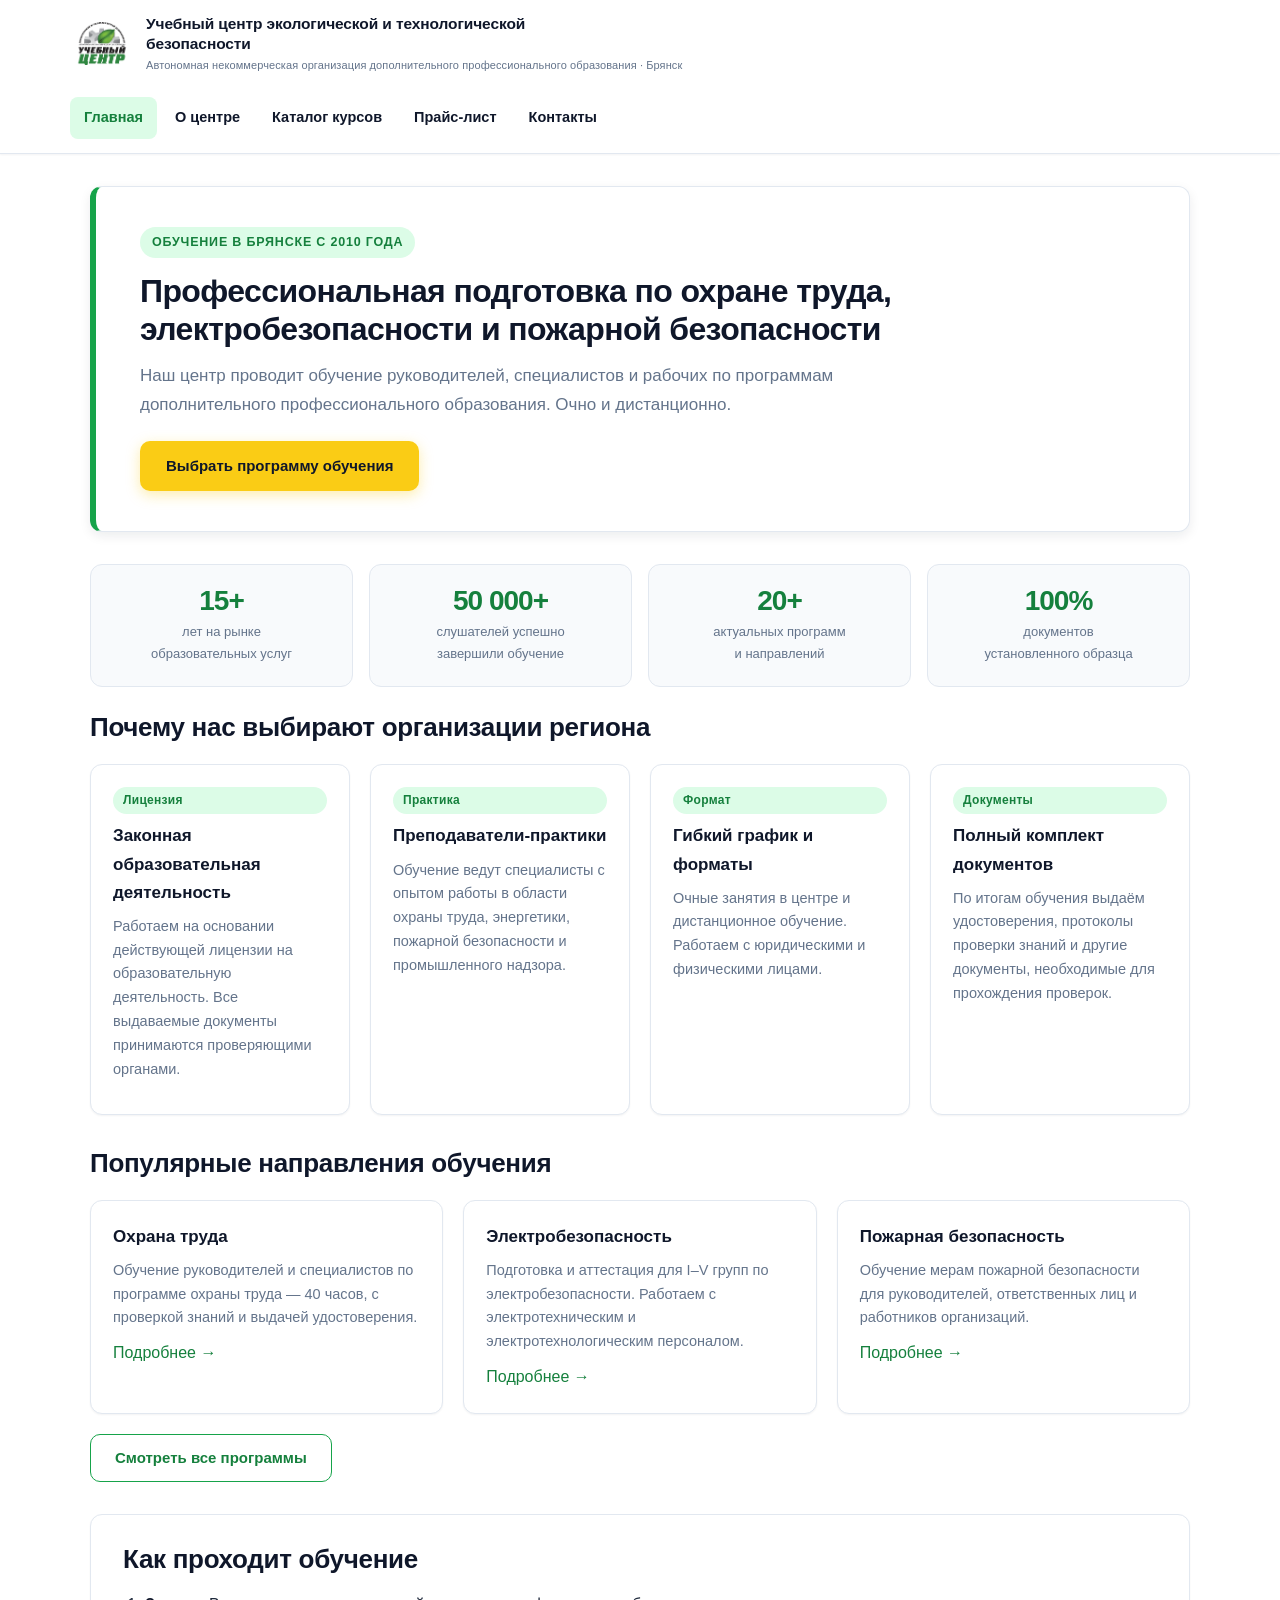
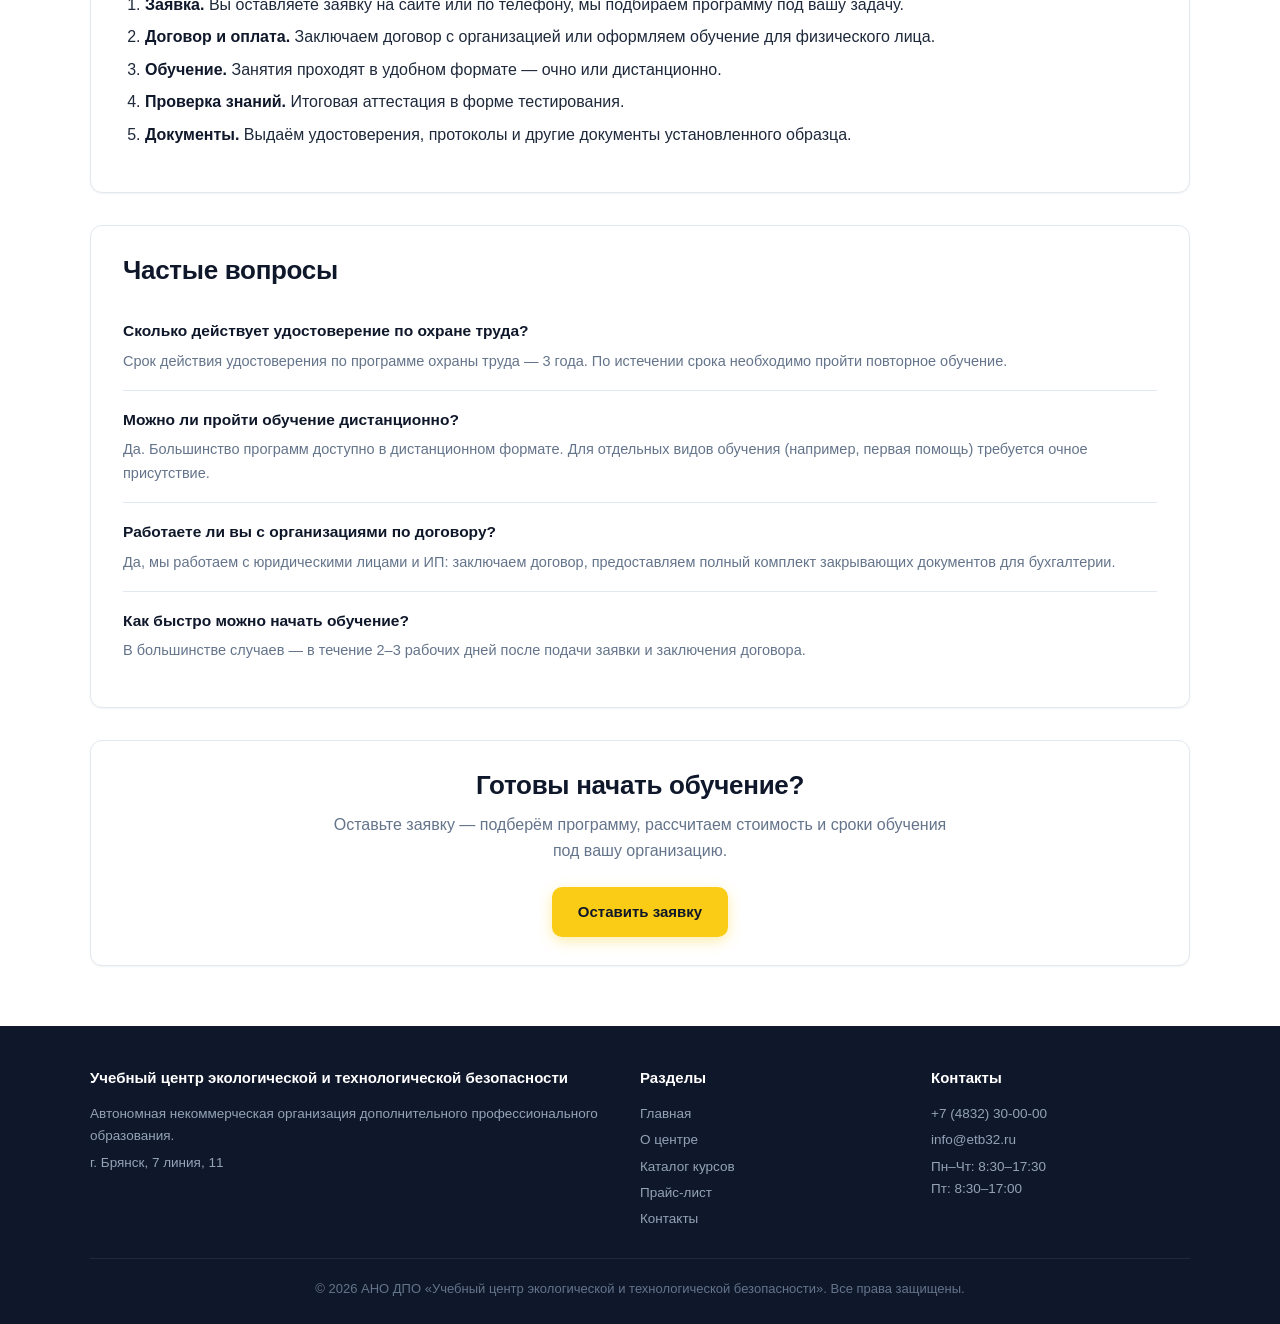
<file: index.html>
<!DOCTYPE html>
<html lang="ru">
<head>
  <meta charset="UTF-8">
  <meta name="viewport" content="width=device-width, initial-scale=1.0">
  <title>Главная — Учебный центр экологической и технологической безопасности</title>
  <link rel="stylesheet" href="style.css">
</head>
<body>

<header class="site-header">
  <div class="container header-inner">
    <a href="index.html" class="logo-link">
      <img src="images/logo_0_1.png" alt="Логотип Учебного центра экологической и технологической безопасности" width="64">
      <div class="logo-text">
        <h1>Учебный центр экологической и технологической безопасности</h1>
        <p>Автономная некоммерческая организация дополнительного профессионального образования · Брянск</p>
      </div>
    </a>
    <nav class="main-nav">
      <a href="index.html" class="active">Главная</a>
      <a href="about.html">О центре</a>
      <a href="courses.html">Каталог курсов</a>
      <a href="price.html">Прайс-лист</a>
      <a href="contacts.html">Контакты</a>
    </nav>
  </div>
</header>

<main>

  <section class="hero">
    <span class="hero-label">Обучение в Брянске с 2010 года</span>
    <h2>Профессиональная подготовка по охране труда, электробезопасности и пожарной безопасности</h2>
    <p>
      Наш центр проводит обучение руководителей, специалистов и рабочих
      по программам дополнительного профессионального образования. Очно
      и дистанционно.
    </p>
    <a class="btn" href="courses.html">Выбрать программу обучения</a>
  </section>

  <section class="stats">
    <div class="stat">
      <div class="stat-value">15+</div>
      <div class="stat-label">лет на рынке<br>образовательных услуг</div>
    </div>
    <div class="stat">
      <div class="stat-value">50 000+</div>
      <div class="stat-label">слушателей успешно<br>завершили обучение</div>
    </div>
    <div class="stat">
      <div class="stat-value">20+</div>
      <div class="stat-label">актуальных программ<br>и направлений</div>
    </div>
    <div class="stat">
      <div class="stat-value">100%</div>
      <div class="stat-label">документов<br>установленного образца</div>
    </div>
  </section>

  <section>
    <h2>Почему нас выбирают организации региона</h2>
    <div class="grid">
      <div class="card">
        <span class="badge">Лицензия</span>
        <h3>Законная образовательная деятельность</h3>
        <p>Работаем на основании действующей лицензии на образовательную деятельность. Все выдаваемые документы принимаются проверяющими органами.</p>
      </div>
      <div class="card">
        <span class="badge">Практика</span>
        <h3>Преподаватели-практики</h3>
        <p>Обучение ведут специалисты с опытом работы в области охраны труда, энергетики, пожарной безопасности и промышленного надзора.</p>
      </div>
      <div class="card">
        <span class="badge">Формат</span>
        <h3>Гибкий график и форматы</h3>
        <p>Очные занятия в центре и дистанционное обучение. Работаем с юридическими и физическими лицами.</p>
      </div>
      <div class="card">
        <span class="badge">Документы</span>
        <h3>Полный комплект документов</h3>
        <p>По итогам обучения выдаём удостоверения, протоколы проверки знаний и другие документы, необходимые для прохождения проверок.</p>
      </div>
    </div>
  </section>

  <section>
    <h2>Популярные направления обучения</h2>
    <div class="grid">
      <div class="card">
        <h3>Охрана труда</h3>
        <p>Обучение руководителей и специалистов по программе охраны труда — 40 часов, с проверкой знаний и выдачей удостоверения.</p>
        <a href="courses.html">Подробнее →</a>
      </div>
      <div class="card">
        <h3>Электробезопасность</h3>
        <p>Подготовка и аттестация для I–V групп по электробезопасности. Работаем с электротехническим и электротехнологическим персоналом.</p>
        <a href="courses.html">Подробнее →</a>
      </div>
      <div class="card">
        <h3>Пожарная безопасность</h3>
        <p>Обучение мерам пожарной безопасности для руководителей, ответственных лиц и работников организаций.</p>
        <a href="courses.html">Подробнее →</a>
      </div>
    </div>
    <p style="margin-top: 20px;"><a class="btn-outline" href="courses.html">Смотреть все программы</a></p>
  </section>

  <section class="card-block">
    <h2>Как проходит обучение</h2>
    <ol>
      <li><strong>Заявка.</strong> Вы оставляете заявку на сайте или по телефону, мы подбираем программу под вашу задачу.</li>
      <li><strong>Договор и оплата.</strong> Заключаем договор с организацией или оформляем обучение для физического лица.</li>
      <li><strong>Обучение.</strong> Занятия проходят в удобном формате — очно или дистанционно.</li>
      <li><strong>Проверка знаний.</strong> Итоговая аттестация в форме тестирования.</li>
      <li><strong>Документы.</strong> Выдаём удостоверения, протоколы и другие документы установленного образца.</li>
    </ol>
  </section>

  <section class="card-block">
    <h2>Частые вопросы</h2>

    <div class="faq-item">
      <strong>Сколько действует удостоверение по охране труда?</strong>
      <p>Срок действия удостоверения по программе охраны труда — 3 года. По истечении срока необходимо пройти повторное обучение.</p>
    </div>

    <div class="faq-item">
      <strong>Можно ли пройти обучение дистанционно?</strong>
      <p>Да. Большинство программ доступно в дистанционном формате. Для отдельных видов обучения (например, первая помощь) требуется очное присутствие.</p>
    </div>

    <div class="faq-item">
      <strong>Работаете ли вы с организациями по договору?</strong>
      <p>Да, мы работаем с юридическими лицами и ИП: заключаем договор, предоставляем полный комплект закрывающих документов для бухгалтерии.</p>
    </div>

    <div class="faq-item">
      <strong>Как быстро можно начать обучение?</strong>
      <p>В большинстве случаев — в течение 2–3 рабочих дней после подачи заявки и заключения договора.</p>
    </div>
  </section>

  <section class="card-block" style="text-align:center;">
    <h2 style="margin-bottom: 10px;">Готовы начать обучение?</h2>
    <p style="color: var(--muted); max-width: 620px; margin: 0 auto 22px;">
      Оставьте заявку — подберём программу, рассчитаем стоимость и сроки обучения под вашу организацию.
    </p>
    <a class="btn" href="contacts.html">Оставить заявку</a>
  </section>

</main>

<footer class="site-footer">
  <div class="container">
    <div class="footer-grid">
      <div>
        <h3>Учебный центр экологической и технологической безопасности</h3>
        <p>Автономная некоммерческая организация дополнительного профессионального образования.</p>
        <p>г. Брянск, 7 линия, 11</p>
      </div>
      <div>
        <h3>Разделы</h3>
        <ul>
          <li><a href="index.html">Главная</a></li>
          <li><a href="about.html">О центре</a></li>
          <li><a href="courses.html">Каталог курсов</a></li>
          <li><a href="price.html">Прайс-лист</a></li>
          <li><a href="contacts.html">Контакты</a></li>
        </ul>
      </div>
      <div>
        <h3>Контакты</h3>
        <ul>
          <li><a href="tel:+74832300000">+7 (4832) 30-00-00</a></li>
          <li><a href="mailto:info@etb32.ru">info@etb32.ru</a></li>
          <li>Пн–Чт: 8:30–17:30<br>Пт: 8:30–17:00</li>
        </ul>
      </div>
    </div>
    <div class="footer-bottom">
      &copy; 2026 АНО ДПО «Учебный центр экологической и технологической безопасности». Все права защищены.
    </div>
  </div>
</footer>

</body>
</html>
</file>
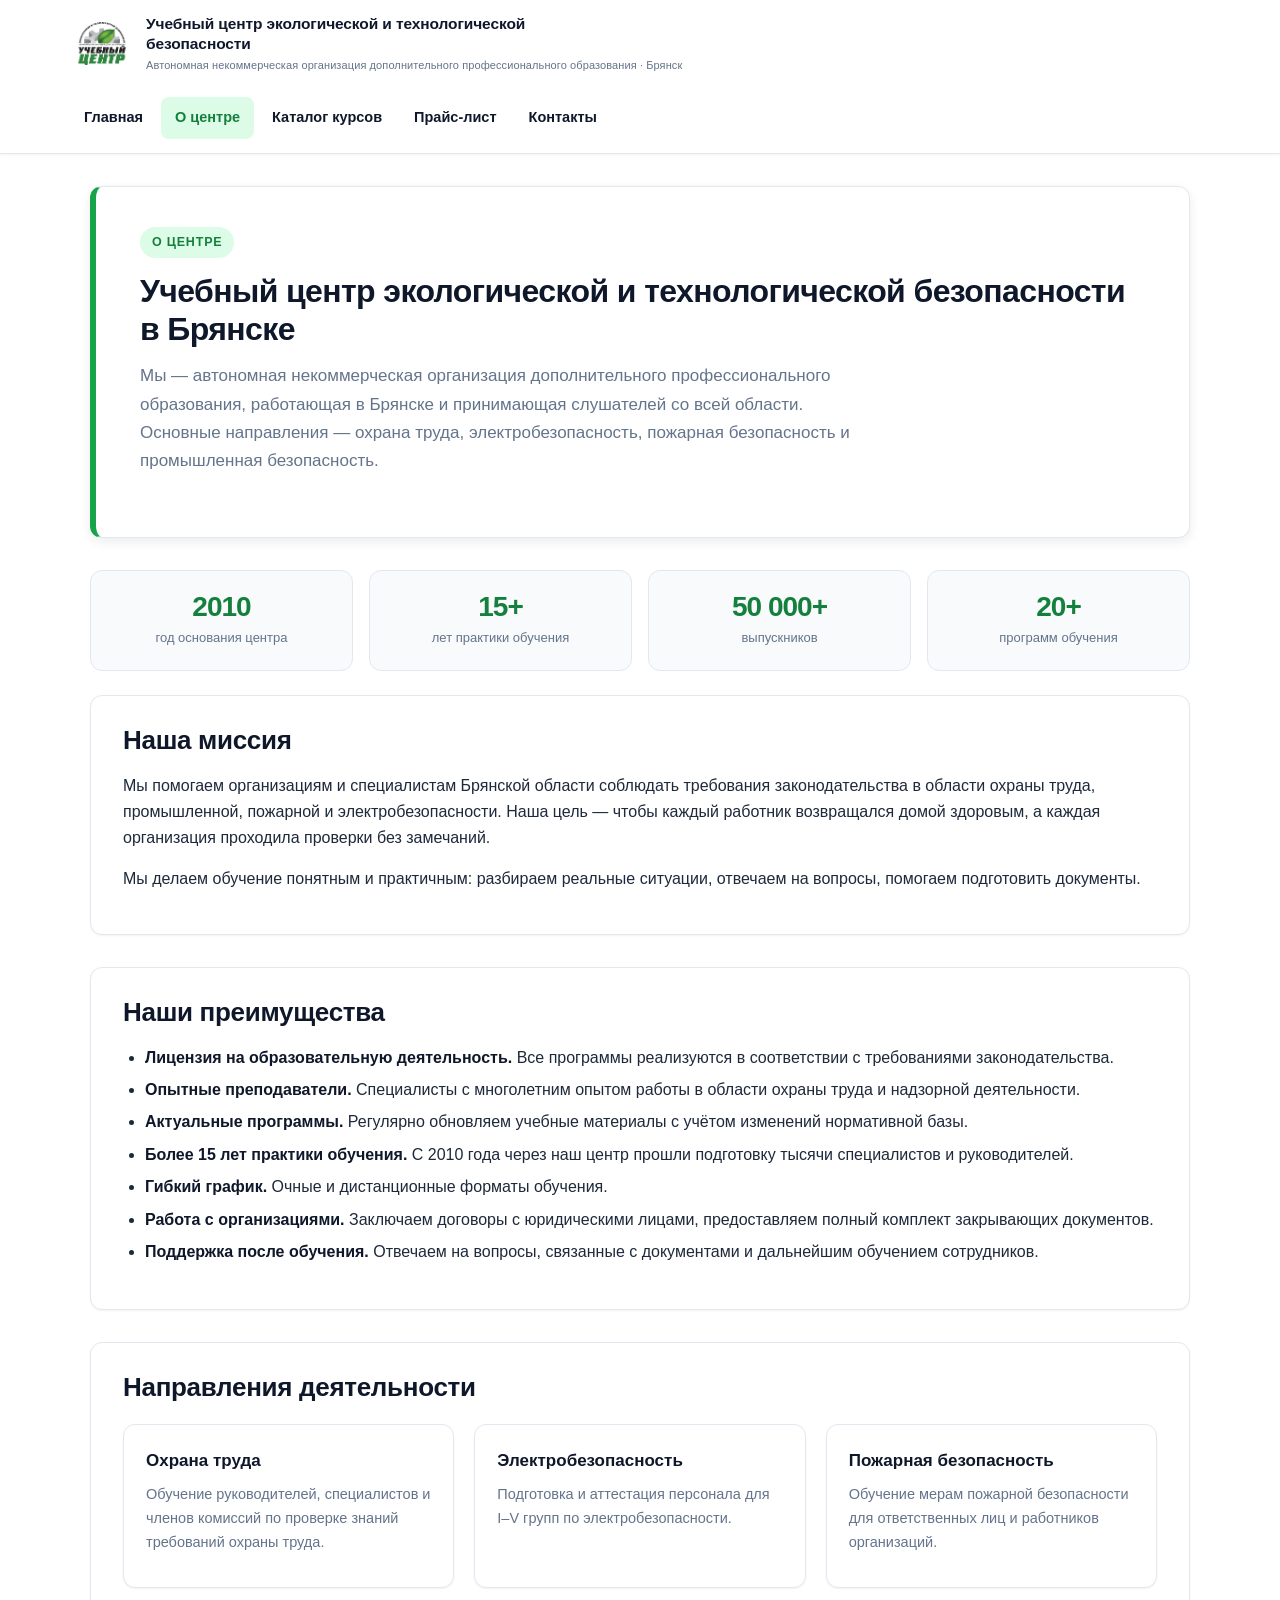
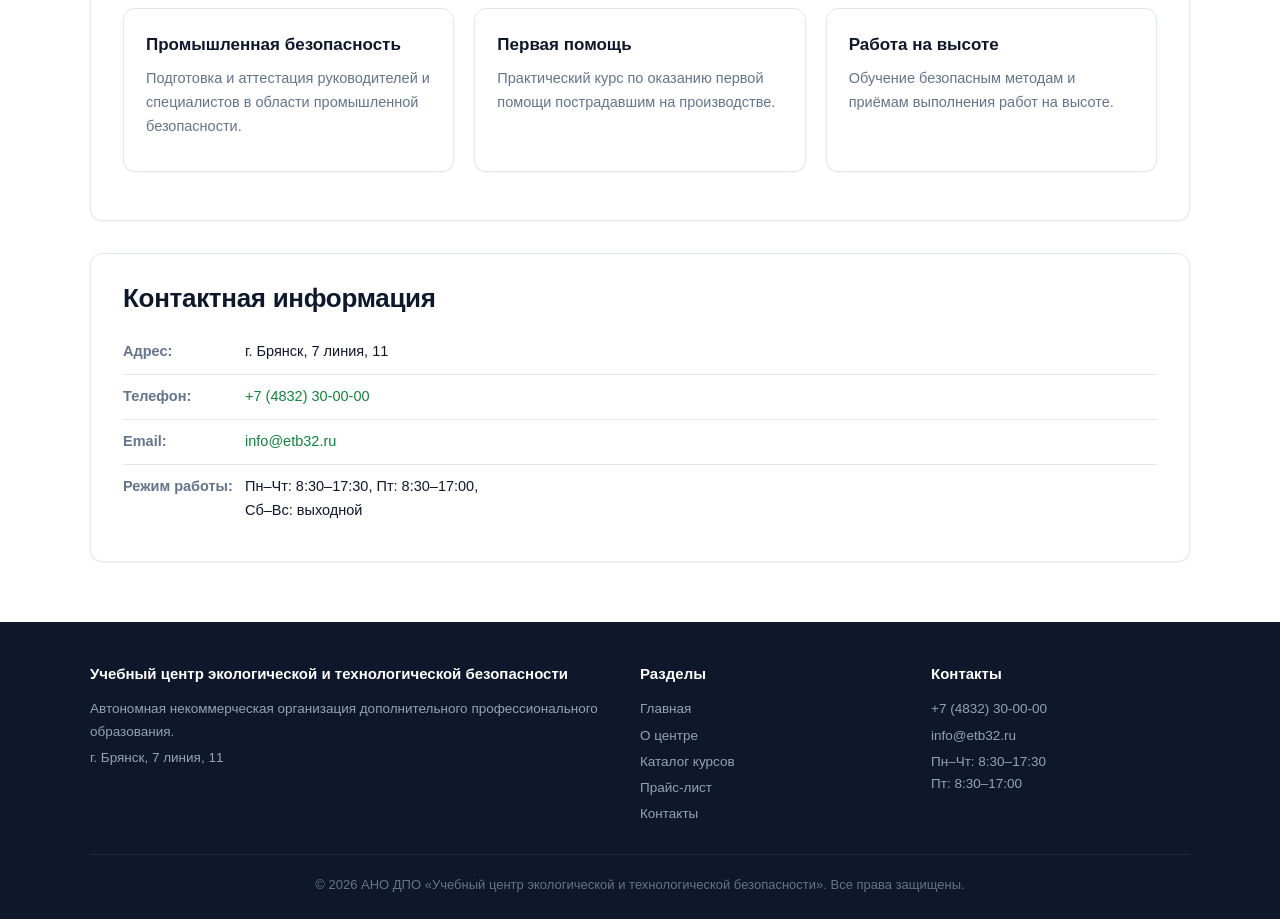
<file: about.html>
<!DOCTYPE html>
<html lang="ru">
<head>
  <meta charset="UTF-8">
  <meta name="viewport" content="width=device-width, initial-scale=1.0">
  <title>О центре — Учебный центр экологической и технологической безопасности</title>
  <link rel="stylesheet" href="style.css">
</head>
<body>

<header class="site-header">
  <div class="container header-inner">
    <a href="index.html" class="logo-link">
      <img src="images/logo_0_1.png" alt="Логотип Учебного центра экологической и технологической безопасности" width="64">
      <div class="logo-text">
        <h1>Учебный центр экологической и технологической безопасности</h1>
        <p>Автономная некоммерческая организация дополнительного профессионального образования · Брянск</p>
      </div>
    </a>
    <nav class="main-nav">
      <a href="index.html">Главная</a>
      <a href="about.html" class="active">О центре</a>
      <a href="courses.html">Каталог курсов</a>
      <a href="price.html">Прайс-лист</a>
      <a href="contacts.html">Контакты</a>
    </nav>
  </div>
</header>

<main>

  <section class="hero">
    <span class="hero-label">О центре</span>
    <h2>Учебный центр экологической и технологической безопасности в Брянске</h2>
    <p>
      Мы — автономная некоммерческая организация дополнительного профессионального
      образования, работающая в Брянске и принимающая слушателей со всей области.
      Основные направления — охрана труда, электробезопасность, пожарная
      безопасность и промышленная безопасность.
    </p>
  </section>

  <section class="stats">
    <div class="stat">
      <div class="stat-value">2010</div>
      <div class="stat-label">год основания центра</div>
    </div>
    <div class="stat">
      <div class="stat-value">15+</div>
      <div class="stat-label">лет практики обучения</div>
    </div>
    <div class="stat">
      <div class="stat-value">50 000+</div>
      <div class="stat-label">выпускников</div>
    </div>
    <div class="stat">
      <div class="stat-value">20+</div>
      <div class="stat-label">программ обучения</div>
    </div>
  </section>

  <section class="card-block">
    <h2>Наша миссия</h2>
    <p>
      Мы помогаем организациям и специалистам Брянской области соблюдать требования
      законодательства в области охраны труда, промышленной, пожарной и
      электробезопасности. Наша цель — чтобы каждый работник возвращался домой
      здоровым, а каждая организация проходила проверки без замечаний.
    </p>
    <p>
      Мы делаем обучение понятным и практичным: разбираем реальные ситуации,
      отвечаем на вопросы, помогаем подготовить документы.
    </p>
  </section>

  <section class="card-block">
    <h2>Наши преимущества</h2>
    <ul>
      <li><strong>Лицензия на образовательную деятельность.</strong> Все программы реализуются в соответствии с требованиями законодательства.</li>
      <li><strong>Опытные преподаватели.</strong> Специалисты с многолетним опытом работы в области охраны труда и надзорной деятельности.</li>
      <li><strong>Актуальные программы.</strong> Регулярно обновляем учебные материалы с учётом изменений нормативной базы.</li>
      <li><strong>Более 15 лет практики обучения.</strong> С 2010 года через наш центр прошли подготовку тысячи специалистов и руководителей.</li>
      <li><strong>Гибкий график.</strong> Очные и дистанционные форматы обучения.</li>
      <li><strong>Работа с организациями.</strong> Заключаем договоры с юридическими лицами, предоставляем полный комплект закрывающих документов.</li>
      <li><strong>Поддержка после обучения.</strong> Отвечаем на вопросы, связанные с документами и дальнейшим обучением сотрудников.</li>
    </ul>
  </section>

  <section class="card-block">
    <h2>Направления деятельности</h2>
    <div class="grid">
      <div class="card">
        <h3>Охрана труда</h3>
        <p>Обучение руководителей, специалистов и членов комиссий по проверке знаний требований охраны труда.</p>
      </div>
      <div class="card">
        <h3>Электробезопасность</h3>
        <p>Подготовка и аттестация персонала для I–V групп по электробезопасности.</p>
      </div>
      <div class="card">
        <h3>Пожарная безопасность</h3>
        <p>Обучение мерам пожарной безопасности для ответственных лиц и работников организаций.</p>
      </div>
      <div class="card">
        <h3>Промышленная безопасность</h3>
        <p>Подготовка и аттестация руководителей и специалистов в области промышленной безопасности.</p>
      </div>
      <div class="card">
        <h3>Первая помощь</h3>
        <p>Практический курс по оказанию первой помощи пострадавшим на производстве.</p>
      </div>
      <div class="card">
        <h3>Работа на высоте</h3>
        <p>Обучение безопасным методам и приёмам выполнения работ на высоте.</p>
      </div>
    </div>
  </section>

  <section class="card-block">
    <h2>Контактная информация</h2>
    <div class="contact-row">
      <span class="label">Адрес:</span>
      <span class="value">г. Брянск, 7 линия, 11</span>
    </div>
    <div class="contact-row">
      <span class="label">Телефон:</span>
      <span class="value"><a href="tel:+74832300000">+7 (4832) 30-00-00</a></span>
    </div>
    <div class="contact-row">
      <span class="label">Email:</span>
      <span class="value"><a href="mailto:info@etb32.ru">info@etb32.ru</a></span>
    </div>
    <div class="contact-row">
      <span class="label">Режим работы:</span>
      <span class="value">Пн–Чт: 8:30–17:30, Пт: 8:30–17:00,<br>Сб–Вс: выходной</span>
    </div>
  </section>

</main>

<footer class="site-footer">
  <div class="container">
    <div class="footer-grid">
      <div>
        <h3>Учебный центр экологической и технологической безопасности</h3>
        <p>Автономная некоммерческая организация дополнительного профессионального образования.</p>
        <p>г. Брянск, 7 линия, 11</p>
      </div>
      <div>
        <h3>Разделы</h3>
        <ul>
          <li><a href="index.html">Главная</a></li>
          <li><a href="about.html">О центре</a></li>
          <li><a href="courses.html">Каталог курсов</a></li>
          <li><a href="price.html">Прайс-лист</a></li>
          <li><a href="contacts.html">Контакты</a></li>
        </ul>
      </div>
      <div>
        <h3>Контакты</h3>
        <ul>
          <li><a href="tel:+74832300000">+7 (4832) 30-00-00</a></li>
          <li><a href="mailto:info@etb32.ru">info@etb32.ru</a></li>
          <li>Пн–Чт: 8:30–17:30<br>Пт: 8:30–17:00</li>
        </ul>
      </div>
    </div>
    <div class="footer-bottom">
      &copy; 2026 АНО ДПО «Учебный центр экологической и технологической безопасности». Все права защищены.
    </div>
  </div>
</footer>

</body>
</html>
</file>
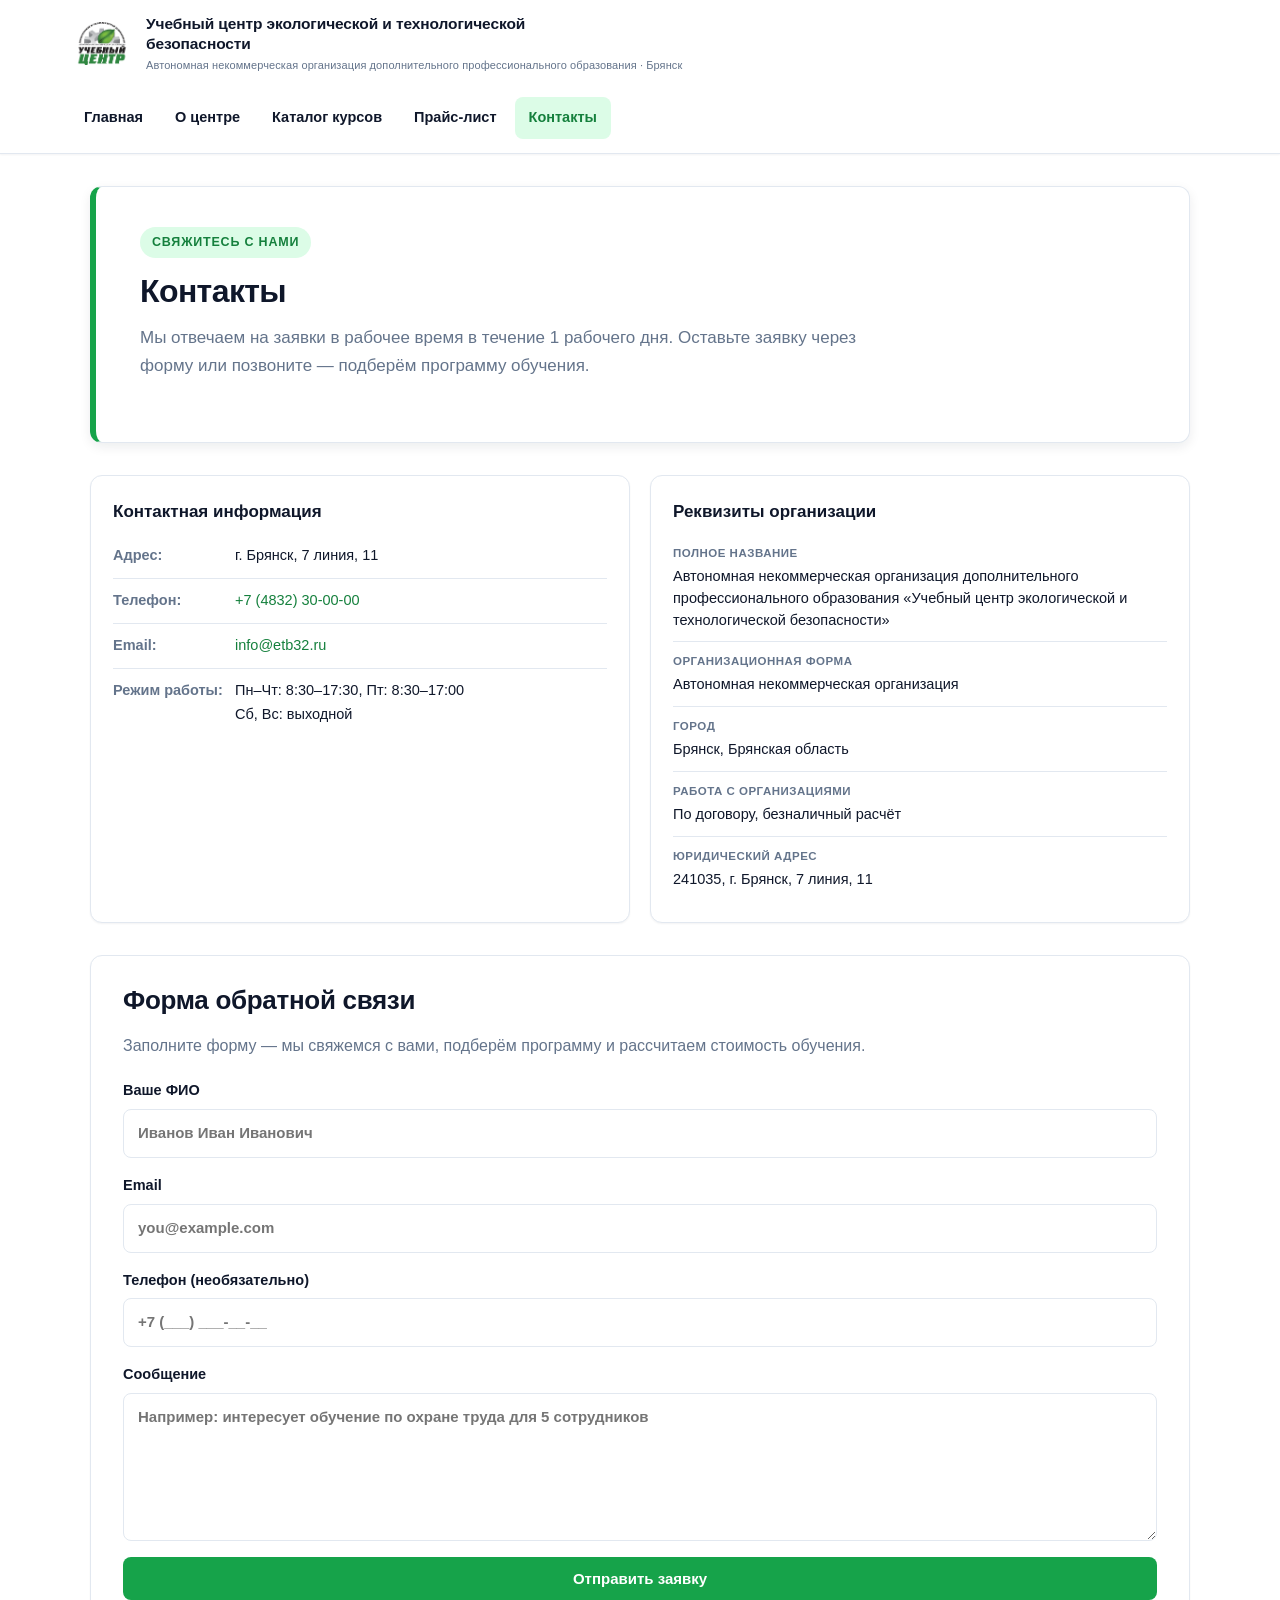
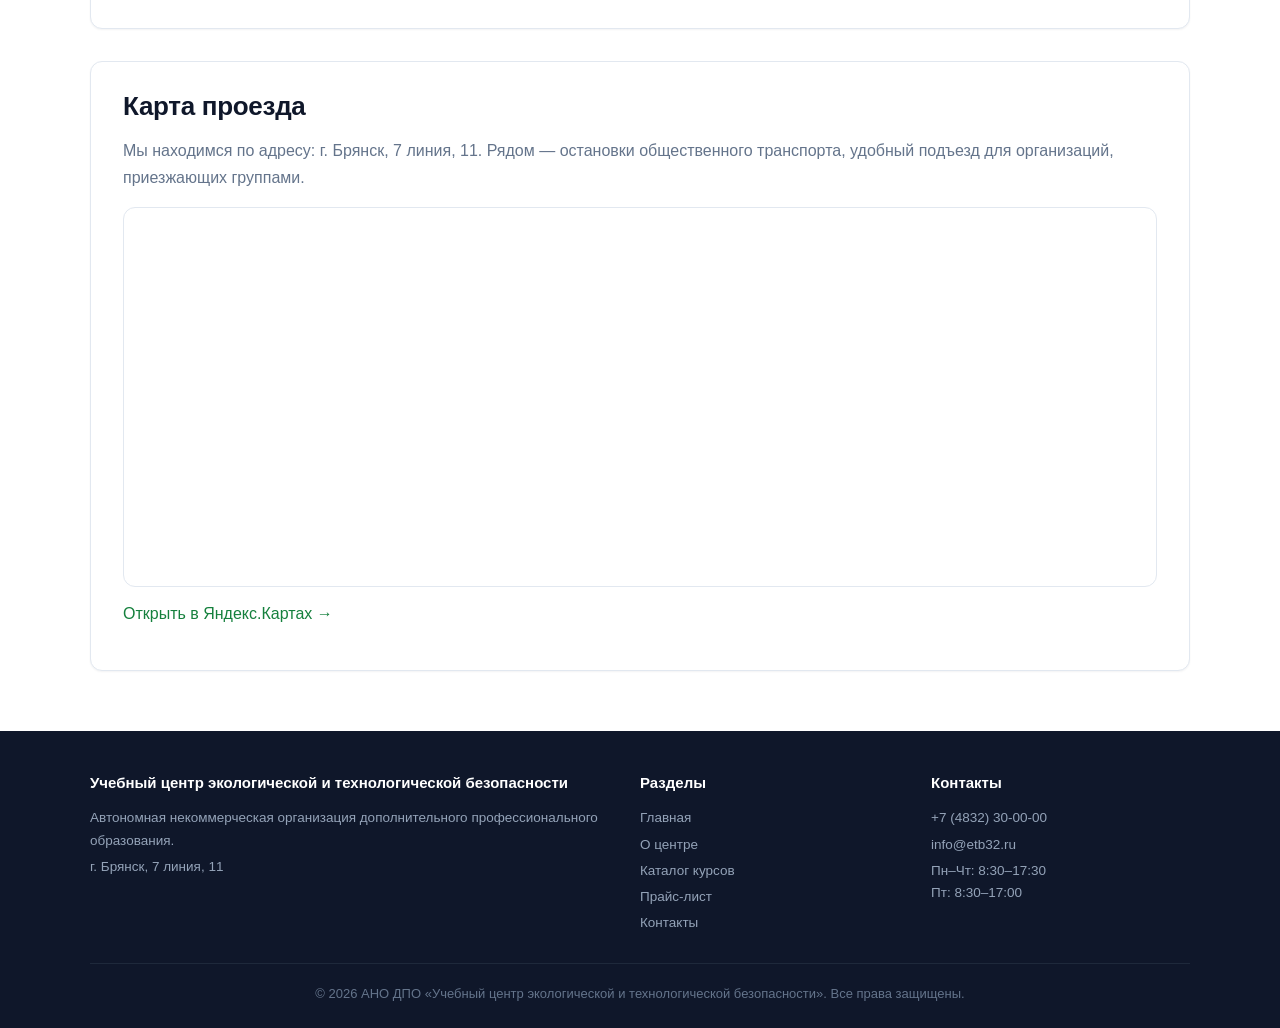
<file: contacts.html>
<!DOCTYPE html>
<html lang="ru">
<head>
  <meta charset="UTF-8">
  <meta name="viewport" content="width=device-width, initial-scale=1.0">
  <title>Контакты — Учебный центр экологической и технологической безопасности</title>
  <link rel="stylesheet" href="style.css">
</head>
<body>

<header class="site-header">
  <div class="container header-inner">
    <a href="index.html" class="logo-link">
      <img src="images/logo_0_1.png" alt="Логотип Учебного центра экологической и технологической безопасности" width="64">
      <div class="logo-text">
        <h1>Учебный центр экологической и технологической безопасности</h1>
        <p>Автономная некоммерческая организация дополнительного профессионального образования · Брянск</p>
      </div>
    </a>
    <nav class="main-nav">
      <a href="index.html">Главная</a>
      <a href="about.html">О центре</a>
      <a href="courses.html">Каталог курсов</a>
      <a href="price.html">Прайс-лист</a>
      <a href="contacts.html" class="active">Контакты</a>
    </nav>
  </div>
</header>

<main>

  <section class="hero">
    <span class="hero-label">Свяжитесь с нами</span>
    <h2>Контакты</h2>
    <p>
      Мы отвечаем на заявки в рабочее время в течение 1 рабочего дня.
      Оставьте заявку через форму или позвоните — подберём программу обучения.
    </p>
  </section>

  <section>
    <div class="grid">
      <div class="card">
        <h3>Контактная информация</h3>
        <div class="contact-row">
          <span class="label">Адрес:</span>
          <span class="value">г. Брянск, 7 линия, 11</span>
        </div>
        <div class="contact-row">
          <span class="label">Телефон:</span>
          <span class="value"><a href="tel:+74832300000">+7 (4832) 30-00-00</a></span>
        </div>
        <div class="contact-row">
          <span class="label">Email:</span>
          <span class="value"><a href="mailto:info@etb32.ru">info@etb32.ru</a></span>
        </div>
        <div class="contact-row">
          <span class="label">Режим работы:</span>
          <span class="value">Пн–Чт: 8:30–17:30, Пт: 8:30–17:00<br>Сб, Вс: выходной</span>
        </div>
      </div>

      <div class="card">
        <h3>Реквизиты организации</h3>
        <div class="contact-row stacked">
          <span class="label">Полное название</span>
          <span class="value">Автономная некоммерческая организация дополнительного профессионального образования «Учебный центр экологической и технологической безопасности»</span>
        </div>
        <div class="contact-row stacked">
          <span class="label">Организационная форма</span>
          <span class="value">Автономная некоммерческая организация </span>
        </div>
        <div class="contact-row stacked">
          <span class="label">Город</span>
          <span class="value">Брянск, Брянская область</span>
        </div>
        <div class="contact-row stacked">
          <span class="label">Работа с организациями</span>
          <span class="value">По договору, безналичный расчёт</span>
        </div>
        <div class="contact-row stacked">
          <span class="label">Юридический адрес</span>
          <span class="value">241035, г. Брянск, 7 линия, 11</span>
        </div>
      </div>
    </div>
  </section>

  <section class="card-block">
    <h2>Форма обратной связи</h2>
    <p style="color: var(--muted); margin-bottom: 20px;">
      Заполните форму — мы свяжемся с вами, подберём программу и рассчитаем стоимость обучения.
    </p>
    <form class="contact-form" action="#" method="post">
      <label>
        Ваше ФИО
        <input type="text" name="name" placeholder="Иванов Иван Иванович" required>
      </label>
      <label>
        Email
        <input type="email" name="email" placeholder="you@example.com" required>
      </label>
      <label>
        Телефон (необязательно)
        <input type="tel" name="phone" placeholder="+7 (___) ___-__-__">
      </label>
      <label>
        Сообщение
        <textarea name="message" rows="5" placeholder="Например: интересует обучение по охране труда для 5 сотрудников" required></textarea>
      </label>
      <button type="submit">Отправить заявку</button>
    </form>
  </section>

  <section class="card-block">
    <h2>Карта проезда</h2>
    <p style="color: var(--muted); margin-bottom: 16px;">
      Мы находимся по адресу: г. Брянск, 7 линия, 11. Рядом — остановки общественного транспорта,
      удобный подъезд для организаций, приезжающих группами.
    </p>
    <div class="map">
      <iframe
        src="https://yandex.ru/map-widget/v1/?text=Брянск,%207%20линия,%2011&z=16"
        allowfullscreen>
      </iframe>
    </div>
    <p style="margin-top: 14px;">
      <a href="https://yandex.ru/maps/?text=Брянск,%207%20линия,%2011" target="_blank">Открыть в Яндекс.Картах →</a>
    </p>
  </section>

</main>

<footer class="site-footer">
  <div class="container">
    <div class="footer-grid">
      <div>
        <h3>Учебный центр экологической и технологической безопасности</h3>
        <p>Автономная некоммерческая организация дополнительного профессионального образования.</p>
        <p>г. Брянск, 7 линия, 11</p>
      </div>
      <div>
        <h3>Разделы</h3>
        <ul>
          <li><a href="index.html">Главная</a></li>
          <li><a href="about.html">О центре</a></li>
          <li><a href="courses.html">Каталог курсов</a></li>
          <li><a href="price.html">Прайс-лист</a></li>
          <li><a href="contacts.html">Контакты</a></li>
        </ul>
      </div>
      <div>
        <h3>Контакты</h3>
        <ul>
          <li><a href="tel:+74832300000">+7 (4832) 30-00-00</a></li>
          <li><a href="mailto:info@etb32.ru">info@etb32.ru</a></li>
          <li>Пн–Чт: 8:30–17:30<br>Пт: 8:30–17:00</li>
        </ul>
      </div>
    </div>
    <div class="footer-bottom">
      &copy; 2026 АНО ДПО «Учебный центр экологической и технологической безопасности». Все права защищены.
    </div>
  </div>
</footer>

</body>
</html>
</file>
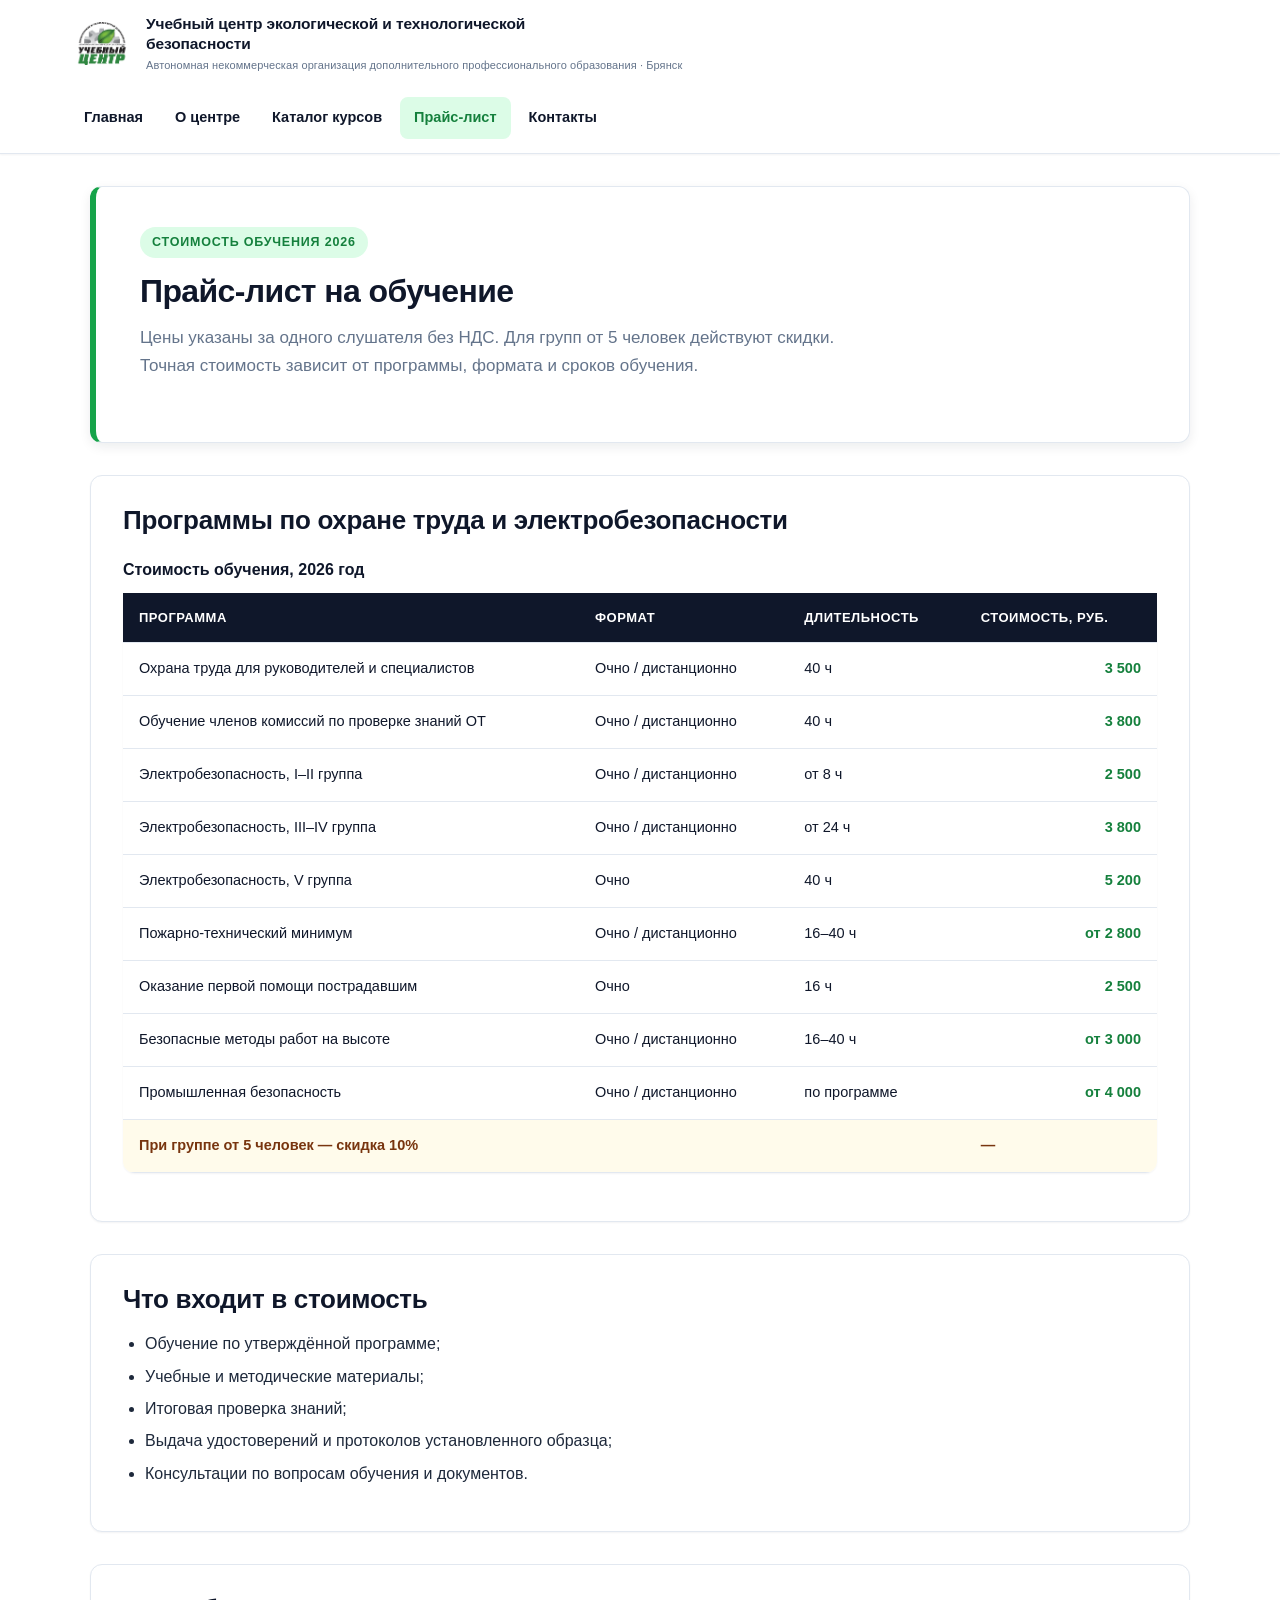
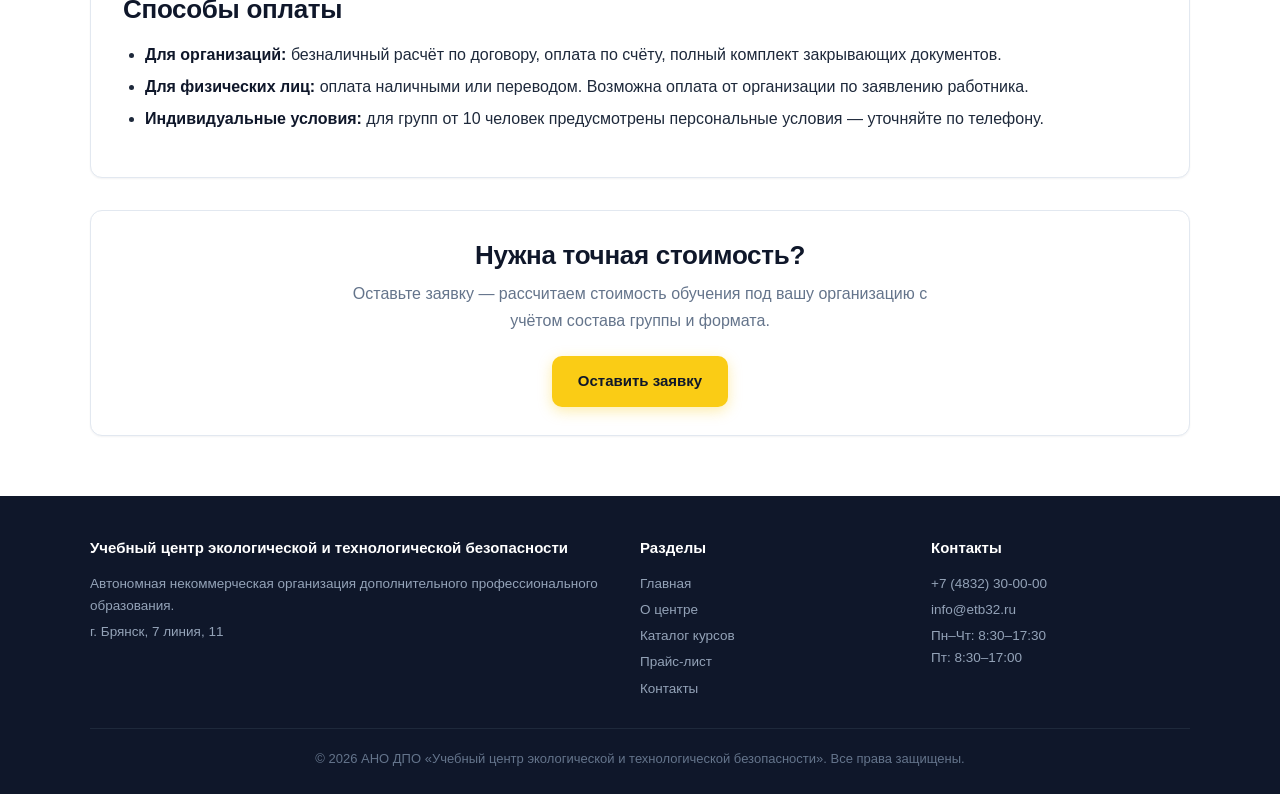
<file: price.html>
<!DOCTYPE html>
<html lang="ru">
<head>
  <meta charset="UTF-8">
  <meta name="viewport" content="width=device-width, initial-scale=1.0">
  <title>Прайс-лист — Учебный центр экологической и технологической безопасности</title>
  <link rel="stylesheet" href="style.css">
</head>
<body>

<header class="site-header">
  <div class="container header-inner">
    <a href="index.html" class="logo-link">
      <img src="images/logo_0_1.png" alt="Логотип Учебного центра экологической и технологической безопасности" width="64">
      <div class="logo-text">
        <h1>Учебный центр экологической и технологической безопасности</h1>
        <p>Автономная некоммерческая организация дополнительного профессионального образования · Брянск</p>
      </div>
    </a>
    <nav class="main-nav">
      <a href="index.html">Главная</a>
      <a href="about.html">О центре</a>
      <a href="courses.html">Каталог курсов</a>
      <a href="price.html" class="active">Прайс-лист</a>
      <a href="contacts.html">Контакты</a>
    </nav>
  </div>
</header>

<main>

  <section class="hero">
    <span class="hero-label">Стоимость обучения 2026</span>
    <h2>Прайс-лист на обучение</h2>
    <p>
      Цены указаны за одного слушателя без НДС. Для групп от 5 человек действуют скидки.
      Точная стоимость зависит от программы, формата и сроков обучения.
    </p>
  </section>

  <section class="card-block">
    <h2>Программы по охране труда и электробезопасности</h2>
    <table class="price-table">
      <caption>Стоимость обучения, 2026 год</caption>
      <thead>
        <tr>
          <th>Программа</th>
          <th>Формат</th>
          <th>Длительность</th>
          <th>Стоимость, руб.</th>
        </tr>
      </thead>
      <tbody>
        <tr>
          <td>Охрана труда для руководителей и специалистов</td>
          <td>Очно / дистанционно</td>
          <td>40 ч</td>
          <td>3 500</td>
        </tr>
        <tr>
          <td>Обучение членов комиссий по проверке знаний ОТ</td>
          <td>Очно / дистанционно</td>
          <td>40 ч</td>
          <td>3 800</td>
        </tr>
        <tr>
          <td>Электробезопасность, I–II группа</td>
          <td>Очно / дистанционно</td>
          <td>от 8 ч</td>
          <td>2 500</td>
        </tr>
        <tr>
          <td>Электробезопасность, III–IV группа</td>
          <td>Очно / дистанционно</td>
          <td>от 24 ч</td>
          <td>3 800</td>
        </tr>
        <tr>
          <td>Электробезопасность, V группа</td>
          <td>Очно</td>
          <td>40 ч</td>
          <td>5 200</td>
        </tr>
        <tr>
          <td>Пожарно-технический минимум</td>
          <td>Очно / дистанционно</td>
          <td>16–40 ч</td>
          <td>от 2 800</td>
        </tr>
        <tr>
          <td>Оказание первой помощи пострадавшим</td>
          <td>Очно</td>
          <td>16 ч</td>
          <td>2 500</td>
        </tr>
        <tr>
          <td>Безопасные методы работ на высоте</td>
          <td>Очно / дистанционно</td>
          <td>16–40 ч</td>
          <td>от 3 000</td>
        </tr>
        <tr>
          <td>Промышленная безопасность</td>
          <td>Очно / дистанционно</td>
          <td>по программе</td>
          <td>от 4 000</td>
        </tr>
        <tr class="price-discount">
          <td colspan="3">При группе от 5 человек — скидка 10%</td>
          <td>—</td>
        </tr>
      </tbody>
    </table>
  </section>

  <section class="card-block">
    <h2>Что входит в стоимость</h2>
    <ul>
      <li>Обучение по утверждённой программе;</li>
      <li>Учебные и методические материалы;</li>
      <li>Итоговая проверка знаний;</li>
      <li>Выдача удостоверений и протоколов установленного образца;</li>
      <li>Консультации по вопросам обучения и документов.</li>
    </ul>
  </section>

  <section class="card-block">
    <h2>Способы оплаты</h2>
    <ul>
      <li><strong>Для организаций:</strong> безналичный расчёт по договору, оплата по счёту, полный комплект закрывающих документов.</li>
      <li><strong>Для физических лиц:</strong> оплата наличными или переводом. Возможна оплата от организации по заявлению работника.</li>
      <li><strong>Индивидуальные условия:</strong> для групп от 10 человек предусмотрены персональные условия — уточняйте по телефону.</li>
    </ul>
  </section>

  <section class="card-block" style="text-align:center;">
    <h2 style="margin-bottom: 10px;">Нужна точная стоимость?</h2>
    <p style="color: var(--muted); max-width: 620px; margin: 0 auto 22px;">
      Оставьте заявку — рассчитаем стоимость обучения под вашу организацию с учётом состава группы и формата.
    </p>
    <a class="btn" href="contacts.html">Оставить заявку</a>
  </section>

</main>

<footer class="site-footer">
  <div class="container">
    <div class="footer-grid">
      <div>
        <h3>Учебный центр экологической и технологической безопасности</h3>
        <p>Автономная некоммерческая организация дополнительного профессионального образования.</p>
        <p>г. Брянск, 7 линия, 11</p>
      </div>
      <div>
        <h3>Разделы</h3>
        <ul>
          <li><a href="index.html">Главная</a></li>
          <li><a href="about.html">О центре</a></li>
          <li><a href="courses.html">Каталог курсов</a></li>
          <li><a href="price.html">Прайс-лист</a></li>
          <li><a href="contacts.html">Контакты</a></li>
        </ul>
      </div>
      <div>
        <h3>Контакты</h3>
        <ul>
          <li><a href="tel:+74832300000">+7 (4832) 30-00-00</a></li>
          <li><a href="mailto:info@etb32.ru">info@etb32.ru</a></li>
          <li>Пн–Чт: 8:30–17:30<br>Пт: 8:30–17:00</li>
        </ul>
      </div>
    </div>
    <div class="footer-bottom">
      &copy; 2026 АНО ДПО «Учебный центр экологической и технологической безопасности». Все права защищены.
    </div>
  </div>
</footer>

</body>
</html>
</file>
<file: style.css>
:root {
  --bg:          #ffffff;
  --surface:     #f8fafc;
  --surface-2:   #f1f5f9;
  --text:        #0f172a;
  --muted:       #64748b;
  --primary:     #16a34a;
  --primary-dk:  #15803d;
  --primary-lt:  #dcfce7;
  --accent:      #facc15;
  --accent-dk:   #eab308;
  --border:      #e2e8f0;
  --shadow-sm:   0 1px 2px rgba(15, 23, 42, .05);
  --shadow-md:   0 4px 12px rgba(15, 23, 42, .08);
  --radius:      12px;
}

* { box-sizing: border-box; }
html { scroll-behavior: smooth; }

body {
  font-family: -apple-system, BlinkMacSystemFont, "Segoe UI", "Helvetica Neue", Arial, sans-serif;
  font-size: 16px;
  line-height: 1.65;
  color: var(--text);
  background-color: var(--bg);
  margin: 0;
  padding: 0;
}

.container { max-width: 1140px; margin: 0 auto; padding: 0 20px; }

a { color: var(--primary-dk); text-decoration: none; transition: color .15s; }
a:hover { color: var(--primary); }

img { max-width: 100%; display: block; }

.site-header {
  background-color: #ffffff;
  border-bottom: 1px solid var(--border);
  position: sticky;
  top: 0;
  z-index: 100;
  box-shadow: var(--shadow-sm);
}

.header-inner {
  display: flex;
  align-items: center;
  justify-content: space-between;
  gap: 24px;
  padding: 14px 0;
  flex-wrap: wrap;
}

.logo-link {
  display: flex;
  align-items: center;
  gap: 12px;
  color: var(--text);
  text-decoration: none;
}
.logo-link:hover { color: var(--text); }
.logo-link img { flex-shrink: 0; border-radius: 8px; }

.logo-text h1 {
  margin: 0;
  font-size: 15.5px;
  line-height: 1.3;
  color: var(--text);
  font-weight: 700;
  max-width: 480px;
  letter-spacing: -0.1px;
}

.logo-text p {
  margin: 4px 0 0;
  font-size: 11px;
  color: var(--muted);
  letter-spacing: 0.1px;
  line-height: 1.35;
}

.main-nav { display: flex; flex-wrap: wrap; gap: 4px; }

.main-nav a {
  color: var(--text);
  padding: 9px 14px;
  border-radius: 8px;
  font-weight: 600;
  font-size: 14.5px;
  transition: background-color .15s, color .15s;
}
.main-nav a:hover { background-color: var(--surface-2); color: var(--primary-dk); }
.main-nav a.active { background-color: var(--primary-lt); color: var(--primary-dk); }

main { max-width: 1140px; margin: 32px auto 48px; padding: 0 20px; }
section { margin-bottom: 32px; }

section.card-block {
  background: #ffffff;
  border: 1px solid var(--border);
  border-radius: var(--radius);
  padding: 28px 32px;
  box-shadow: var(--shadow-sm);
}

h2 { font-size: 26px; line-height: 1.25; color: var(--text); margin: 0 0 16px; font-weight: 700; letter-spacing: -0.3px; }
h3 { font-size: 18px; color: var(--text); margin: 22px 0 8px; font-weight: 700; }

p { margin: 0 0 14px; color: #1e293b; }
ul, ol { padding-left: 22px; margin: 0 0 16px; }
li { margin-bottom: 6px; color: #1e293b; }
strong { color: var(--text); font-weight: 700; }

.hero {
  background: #ffffff;
  border: 1px solid var(--border);
  border-left: 6px solid var(--primary);
  border-radius: var(--radius);
  padding: 40px 44px;
  margin-bottom: 32px;
  box-shadow: var(--shadow-md);
}

.hero .hero-label {
  display: inline-block;
  background: var(--primary-lt);
  color: var(--primary-dk);
  font-size: 12.5px;
  font-weight: 700;
  letter-spacing: 0.8px;
  text-transform: uppercase;
  padding: 5px 12px;
  border-radius: 999px;
  margin-bottom: 14px;
}

.hero h2 { font-size: 32px; line-height: 1.2; margin: 0 0 14px; letter-spacing: -0.6px; }
.hero p { font-size: 17px; color: var(--muted); margin: 0 0 22px; max-width: 720px; }

.btn {
  display: inline-block;
  background-color: var(--accent);
  color: var(--text);
  padding: 13px 26px;
  border-radius: 10px;
  text-decoration: none;
  font-weight: 700;
  font-size: 15px;
  box-shadow: 0 4px 14px rgba(250, 204, 21, .35);
  transition: background-color .15s, transform .1s, box-shadow .15s;
  border: none;
  cursor: pointer;
}
.btn:hover {
  background-color: var(--accent-dk);
  color: var(--text);
  transform: translateY(-1px);
  box-shadow: 0 6px 18px rgba(250, 204, 21, .45);
}

.btn-outline {
  display: inline-block;
  background: #ffffff;
  color: var(--primary-dk);
  border: 1.5px solid var(--primary);
  padding: 11px 24px;
  border-radius: 10px;
  font-weight: 700;
  font-size: 15px;
  transition: background-color .15s;
}
.btn-outline:hover { background-color: var(--primary-lt); color: var(--primary-dk); }

.grid {
  display: grid;
  grid-template-columns: repeat(auto-fit, minmax(260px, 1fr));
  gap: 20px;
  margin: 20px 0;
}

.card {
  background-color: #ffffff;
  border: 1px solid var(--border);
  border-radius: var(--radius);
  padding: 22px;
  box-shadow: var(--shadow-sm);
  transition: box-shadow .2s, transform .15s, border-color .15s;
  display: flex;
  flex-direction: column;
}
.card:hover { box-shadow: var(--shadow-md); transform: translateY(-2px); border-color: #cbd5e1; }
.card h3 { margin-top: 0; color: var(--text); font-size: 17px; }
.card p { color: var(--muted); font-size: 14.5px; margin-bottom: 10px; }
.card ul { margin: 6px 0 0; padding-left: 18px; }
.card li { font-size: 14px; color: #475569; margin-bottom: 4px; }
.card img { border-radius: 8px; margin-bottom: 12px; }

.stats {
  display: grid;
  grid-template-columns: repeat(auto-fit, minmax(180px, 1fr));
  gap: 16px;
  margin: 24px 0;
}

.stat {
  background: var(--surface);
  border-radius: var(--radius);
  padding: 22px 20px;
  text-align: center;
  border: 1px solid var(--border);
}

.stat-value {
  font-size: 28px;
  font-weight: 800;
  color: var(--primary-dk);
  line-height: 1;
  margin-bottom: 6px;
  letter-spacing: -1px;
}

.stat-label { font-size: 13px; color: var(--muted); font-weight: 500; }

.price-table {
  width: 100%;
  border-collapse: collapse;
  margin: 20px 0;
  border-radius: var(--radius);
  overflow: hidden;
  box-shadow: var(--shadow-sm);
  background: #ffffff;
  font-size: 14.5px;
}
.price-table caption {
  caption-side: top;
  text-align: left;
  font-weight: 700;
  color: var(--text);
  padding: 0 0 10px;
  font-size: 16px;
}
.price-table th, .price-table td {
  padding: 14px 16px;
  text-align: left;
  border-bottom: 1px solid var(--border);
}
.price-table thead th {
  background-color: var(--text);
  color: #ffffff;
  font-weight: 600;
  font-size: 13px;
  text-transform: uppercase;
  letter-spacing: 0.5px;
}
.price-table tbody tr:hover td { background-color: var(--surface); }
.price-table td:last-child {
  font-weight: 700;
  color: var(--primary-dk);
  text-align: right;
  white-space: nowrap;
}
.price-discount td {
  background-color: #fffbeb !important;
  color: #78350f !important;
  font-weight: 700;
  text-align: left !important;
}

.contact-form { display: grid; gap: 16px; }

.contact-form label {
  display: grid;
  gap: 6px;
  font-weight: 600;
  color: var(--text);
  font-size: 14.5px;
}

.contact-form input,
.contact-form textarea {
  padding: 11px 14px;
  border: 1.5px solid var(--border);
  border-radius: 8px;
  font: inherit;
  font-size: 15px;
  background: #ffffff;
  color: var(--text);
  transition: border-color .15s, box-shadow .15s;
}
.contact-form input:focus,
.contact-form textarea:focus {
  outline: none;
  border-color: var(--primary);
  box-shadow: 0 0 0 3px rgba(22, 163, 74, .15);
}
.contact-form button {
  background-color: var(--primary);
  color: #ffffff;
  border: none;
  padding: 13px;
  border-radius: 8px;
  cursor: pointer;
  font-weight: 700;
  font-size: 15px;
  transition: background-color .15s;
}
.contact-form button:hover { background-color: var(--primary-dk); }

.contact-row {
  display: flex;
  gap: 12px;
  padding: 10px 0;
  border-bottom: 1px solid var(--border);
  font-size: 14.5px;
  align-items: flex-start;
}
.contact-row:last-child { border-bottom: none; }
.contact-row .label {
  color: var(--muted);
  min-width: 110px;
  font-weight: 600;
  flex-shrink: 0;
}
.contact-row .value { color: var(--text); }

.contact-row.stacked {
  flex-direction: column;
  gap: 3px;
}
.contact-row.stacked .label {
  min-width: 0;
  font-size: 11.5px;
  text-transform: uppercase;
  letter-spacing: 0.5px;
  color: var(--muted);
  font-weight: 700;
}
.contact-row.stacked .value {
  color: var(--text);
  font-size: 14.5px;
  line-height: 1.5;
}

.map iframe {
  width: 100%;
  height: 380px;
  border: 1px solid var(--border);
  border-radius: var(--radius);
  display: block;
}

.site-footer {
  background-color: var(--text);
  color: #cbd5e1;
  padding: 40px 0 24px;
  margin-top: 60px;
  font-size: 14px;
}

.footer-grid {
  display: grid;
  grid-template-columns: 2fr 1fr 1fr;
  gap: 32px;
  margin-bottom: 24px;
}

.footer-grid h3 {
  color: #ffffff;
  font-size: 15px;
  margin: 0 0 12px;
  font-weight: 700;
}

.footer-grid p, .footer-grid li {
  color: #94a3b8;
  margin: 4px 0;
  font-size: 13.5px;
}

.footer-grid ul { list-style: none; padding: 0; margin: 0; }
.footer-grid a { color: #94a3b8; }
.footer-grid a:hover { color: var(--accent); }

.footer-bottom {
  border-top: 1px solid #1e293b;
  padding-top: 20px;
  text-align: center;
  color: #64748b;
  font-size: 13px;
  line-height: 1.6;
}

.faq-item { border-bottom: 1px solid var(--border); padding: 16px 0; }
.faq-item:last-child { border-bottom: none; }
.faq-item strong { display: block; margin-bottom: 6px; color: var(--text); font-size: 15.5px; }
.faq-item p { color: var(--muted); margin: 0; font-size: 14.5px; }

.badge {
  display: inline-block;
  background: var(--primary-lt);
  color: var(--primary-dk);
  font-size: 12px;
  font-weight: 700;
  padding: 4px 10px;
  border-radius: 999px;
  letter-spacing: 0.3px;
  margin-bottom: 8px;
}

.breadcrumbs {
  font-size: 13.5px;
  color: var(--muted);
  margin-bottom: 20px;
  padding: 10px 0;
}

.breadcrumbs a {
  color: var(--muted);
}

.breadcrumbs a:hover {
  color: var(--primary-dk);
}

.breadcrumbs span {
  color: var(--text);
  font-weight: 600;
}

.product-detail {
  background: #ffffff;
  border: 1px solid var(--border);
  border-radius: var(--radius);
  padding: 32px;
  box-shadow: var(--shadow-sm);
  margin-bottom: 24px;
}

.product-detail > header {
  margin-bottom: 24px;
  padding-bottom: 16px;
  border-bottom: 2px solid var(--primary);
}

.product-detail > header h2 {
  margin: 8px 0 0;
  padding: 0;
  border: none;
  font-size: 28px;
}

.product-detail figure {
  margin: 0 0 24px;
  padding: 0;
}

.product-detail figure img {
  width: 100%;
  max-width: 720px;
  height: auto;
  border-radius: 8px;
  display: block;
  margin: 0 auto;
}

.product-detail figcaption {
  text-align: center;
  font-size: 13px;
  color: var(--muted);
  margin-top: 10px;
  font-style: italic;
}

.product-detail section {
  margin-bottom: 24px;
}

.product-detail > footer {
  border-top: 1px solid var(--border);
  padding-top: 20px;
  display: flex;
  align-items: center;
  justify-content: space-between;
  flex-wrap: wrap;
  gap: 16px;
}

.product-detail .price {
  font-size: 22px;
  font-weight: 800;
  color: var(--primary-dk);
  margin: 0;
}

.specs-table {
  width: 100%;
  border-collapse: collapse;
  margin-top: 12px;
}

.specs-table th,
.specs-table td {
  padding: 12px 14px;
  border-bottom: 1px solid var(--border);
  text-align: left;
  font-size: 14.5px;
  vertical-align: top;
}

.specs-table th {
  width: 40%;
  color: var(--muted);
  font-weight: 600;
  background-color: var(--surface);
}

.card-link {
  margin-top: auto;
  padding-top: 12px;
}

.card-link a {
  font-weight: 700;
}

@media (max-width: 800px) {
  .header-inner { flex-direction: column; align-items: flex-start; gap: 12px; }
  .main-nav { width: 100%; }
  .hero { padding: 28px 22px; }
  .hero h2 { font-size: 24px; }
  .footer-grid { grid-template-columns: 1fr; gap: 22px; }
  .price-table { font-size: 13px; }
  .price-table th, .price-table td { padding: 10px; }
  main { margin: 20px auto 32px; }
  .logo-text h1 { font-size: 14.5px; }
  .product-detail { padding: 20px; }
  .product-detail > header h2 { font-size: 22px; }
}
</file>
